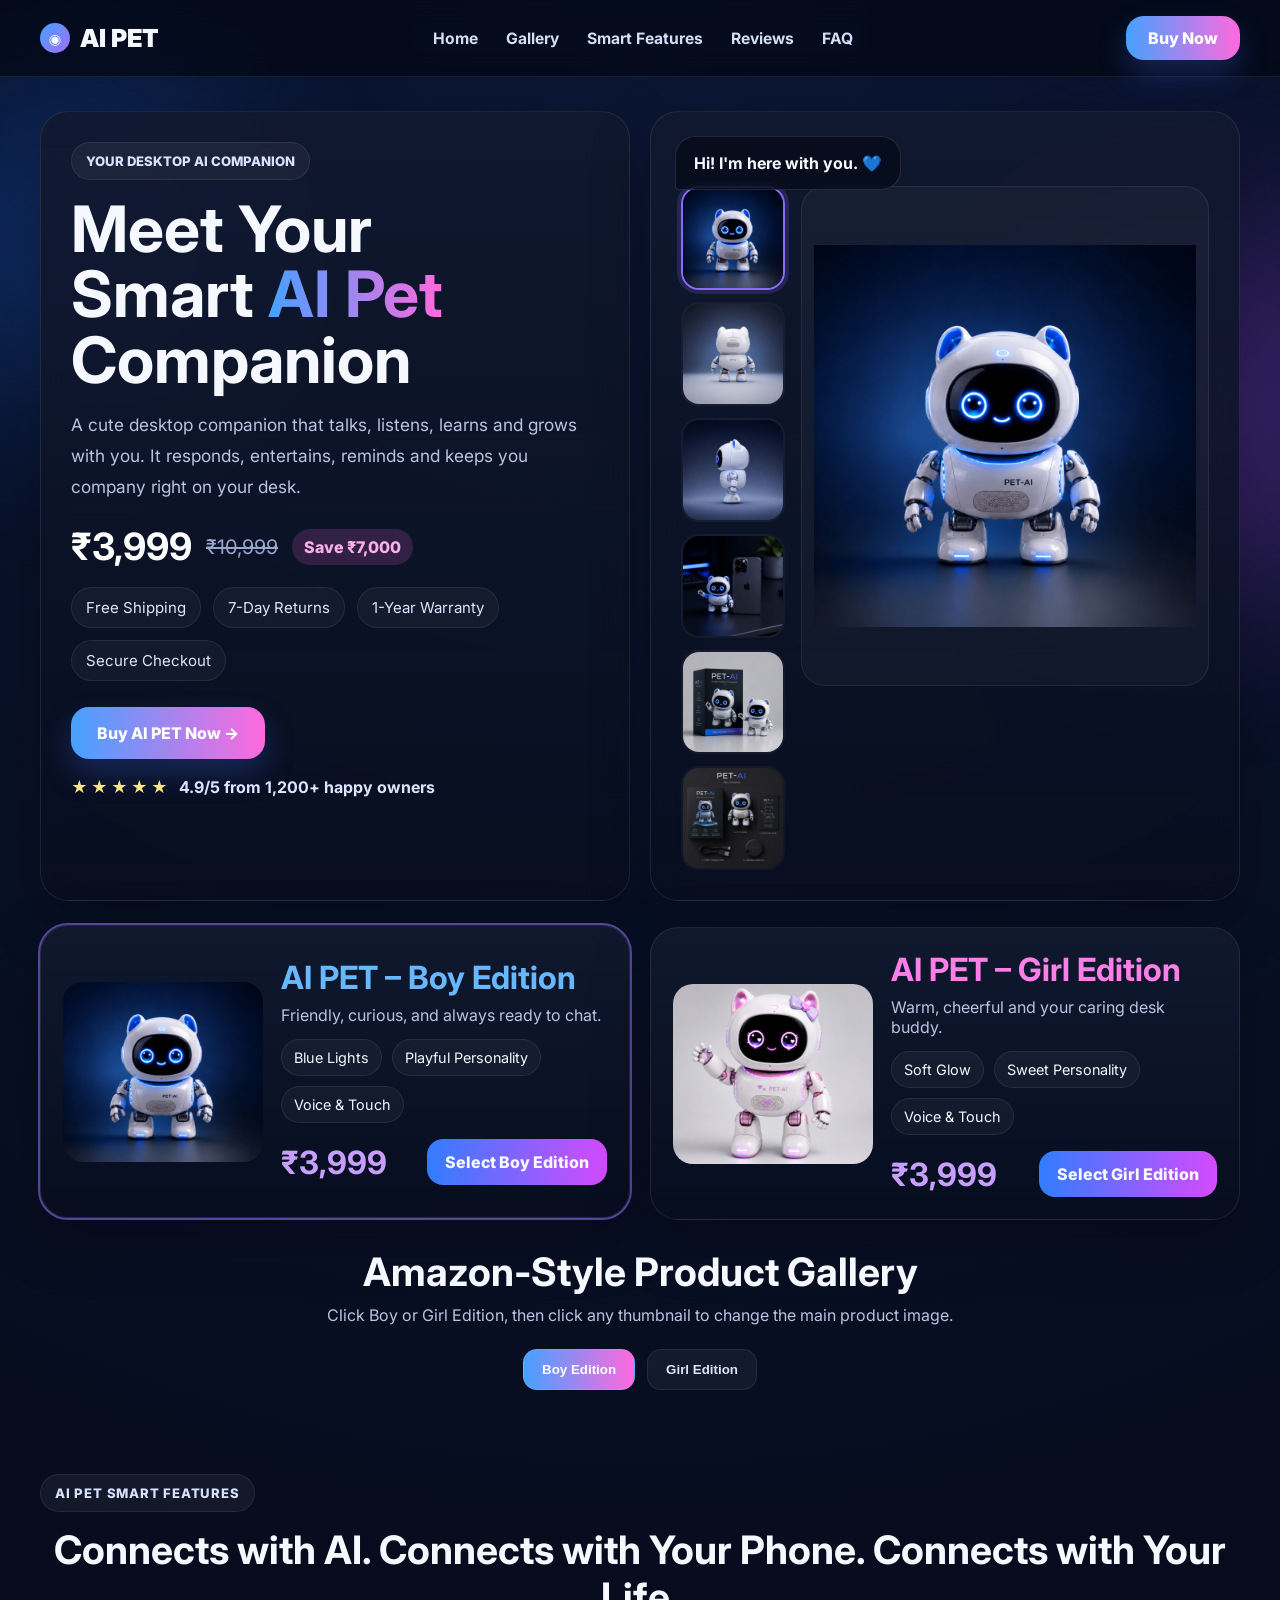
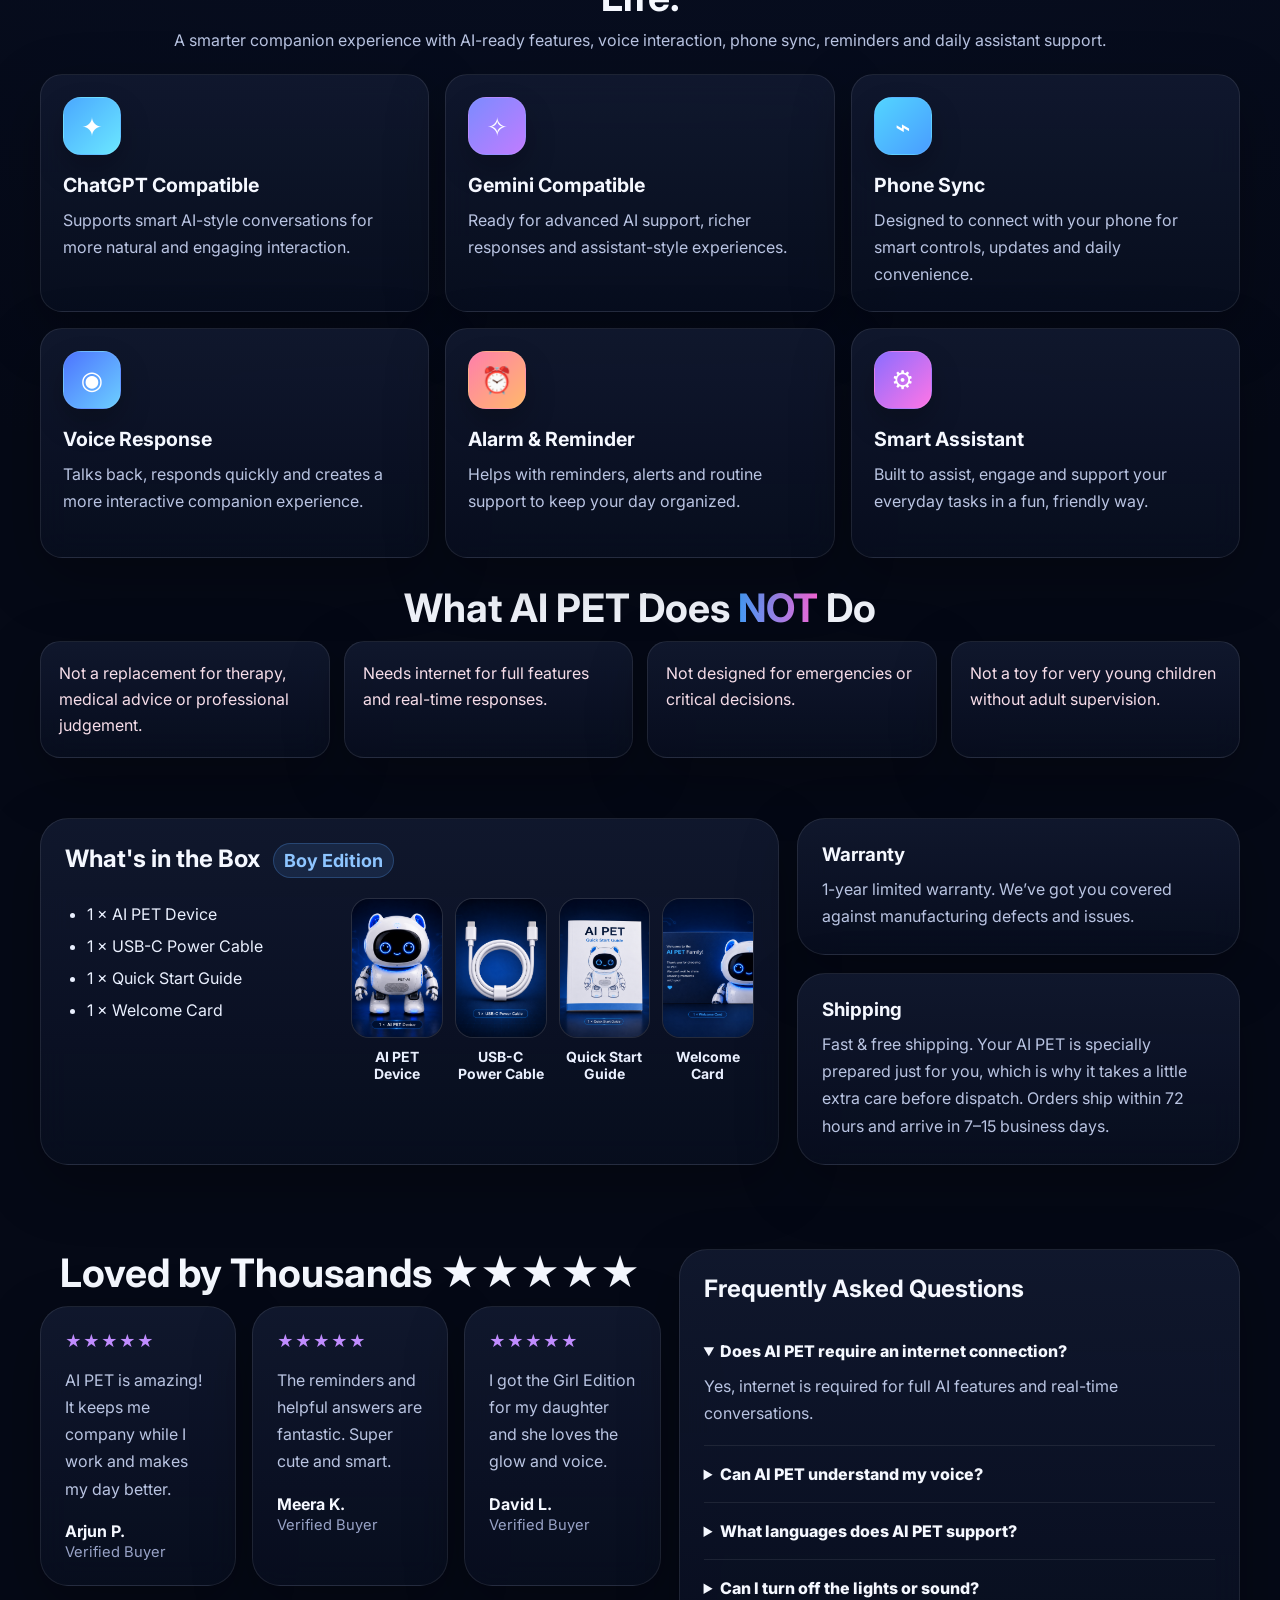
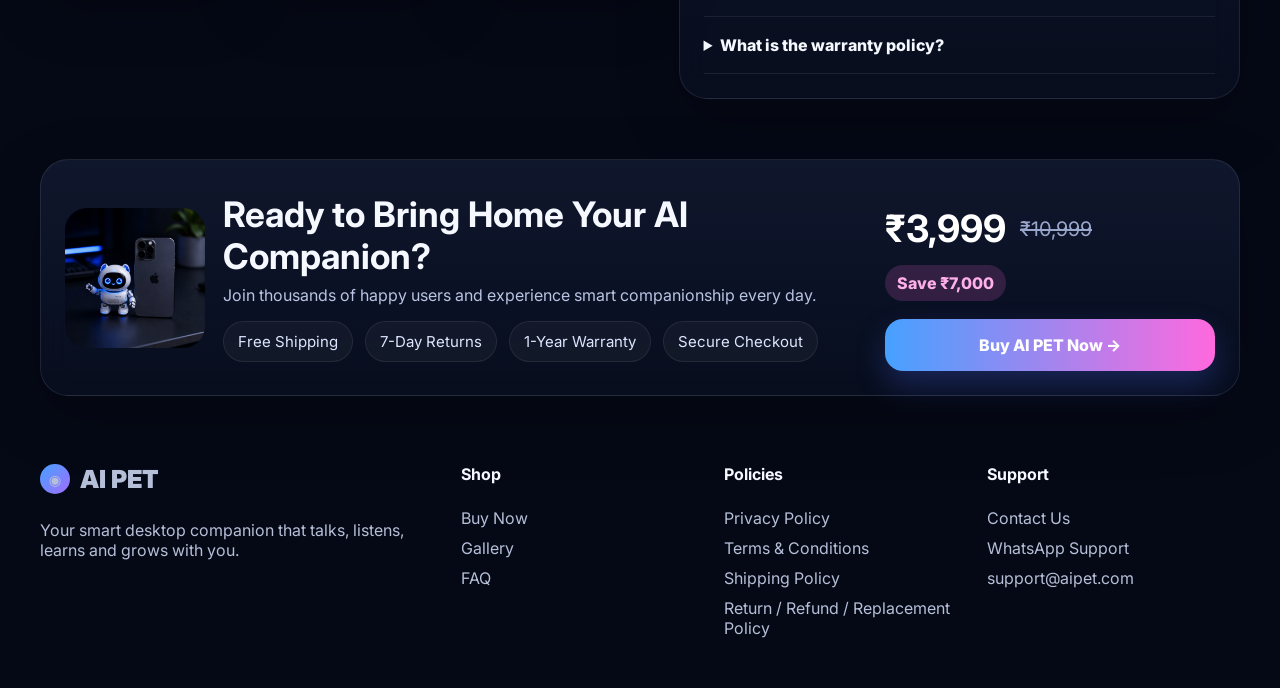
<file: index.html>
<!DOCTYPE html>
<html lang="en">
<head>
  <meta charset="UTF-8" />
  <meta name="viewport" content="width=device-width, initial-scale=1.0" />
  <title>AI PET — Smart Desktop Companion</title>
  <meta name="description" content="Futuristic AI PET store with Amazon-style image switching for Boy and Girl editions." />
  <link rel="preconnect" href="https://fonts.googleapis.com">
  <link rel="preconnect" href="https://fonts.gstatic.com" crossorigin>
  <link href="https://fonts.googleapis.com/css2?family=Inter:wght@400;500;600;700;800;900&display=swap" rel="stylesheet">
  <link rel="stylesheet" href="style.css" />
</head>
<body>
  <div class="orb orb-a"></div>
  <div class="orb orb-b"></div>
  <header class="topbar">
    <div class="container nav">
      <a href="index.html" class="logo"><span class="logo-dot">◉</span> AI PET</a>
      <nav>
        <a href="#home">Home</a>
        <a href="#gallery">Gallery</a>
        <a href="#smart">Smart Features</a>
        <a href="#reviews">Reviews</a>
        <a href="#faq">FAQ</a>
      </nav>
      <a class="buy-btn small" href="checkout.html?edition=boy">Buy Now</a>
    </div>
  </header>

  <main>
    <section id="home" class="hero section-first">
      <div class="container hero-grid">
        <div class="hero-copy glass">
          <span class="tag">YOUR DESKTOP AI COMPANION</span>
          <h1>Meet Your Smart <span>AI Pet</span> Companion</h1>
          <p class="lead">A cute desktop companion that talks, listens, learns and grows with you. It responds, entertains, reminds and keeps you company right on your desk.</p>
          <div class="price-row">
            <strong>₹3,999</strong>
            <span class="old">₹10,999</span>
            <span class="save">Save ₹7,000</span>
          </div>
          <div class="pill-row">
            <span>Free Shipping</span>
            <span>7-Day Returns</span>
            <span>1-Year Warranty</span>
            <span>Secure Checkout</span>
          </div>
          <div class="hero-actions">
            <a class="buy-btn" id="heroBuyBtn" href="checkout.html?edition=boy">Buy AI PET Now →</a>
            <div class="rating">★ ★ ★ ★ ★ <span>4.9/5 from 1,200+ happy owners</span></div>
          </div>
        </div>
        <div class="hero-gallery glass">
          <div class="bubble">Hi! I'm here with you. 💙</div>
          <div class="gallery-panel">
            <div class="thumb-column" id="thumbColumn"></div>
            <div class="main-image-wrap">
              <img src="boy-1.jpg" alt="AI Pet" class="hero-img" id="mainProductImage" />
            </div>
          </div>
        </div>
      </div>
    </section>

    <section class="container dual-cards">
      <article class="edition glass blue edition-card active" data-edition="boy">
        <img src="boy-1.jpg" alt="Boy edition" />
        <div>
          <h3>AI PET – Boy Edition</h3>
          <p>Friendly, curious, and always ready to chat.</p>
          <div class="mini-features"><span>Blue Lights</span><span>Playful Personality</span><span>Voice & Touch</span></div>
          <div class="edition-bottom"><strong>₹3,999</strong><a href="checkout.html?edition=boy" class="edition-link">Select Boy Edition</a></div>
        </div>
      </article>
      <article class="edition glass pink edition-card" data-edition="girl">
        <img src="girl-1.jpg" alt="Girl edition" />
        <div>
          <h3>AI PET – Girl Edition</h3>
          <p>Warm, cheerful and your caring desk buddy.</p>
          <div class="mini-features"><span>Soft Glow</span><span>Sweet Personality</span><span>Voice & Touch</span></div>
          <div class="edition-bottom"><strong>₹3,999</strong><a href="checkout.html?edition=girl" class="edition-link">Select Girl Edition</a></div>
        </div>
      </article>
    </section>

    <section id="gallery" class="section compact-top">
      <div class="container gallery-head">
        <h2 class="section-title">Amazon-Style Product Gallery</h2>
        <p class="section-subtitle">Click Boy or Girl Edition, then click any thumbnail to change the main product image.</p>
        <div class="edition-switcher">
          <button class="switch-btn active" data-edition="boy">Boy Edition</button>
          <button class="switch-btn" data-edition="girl">Girl Edition</button>
        </div>
      </div>
    </section>

    <section id="smart" class="section">
      <div class="container">
        <div class="smart-header">
          <span class="smart-kicker">AI PET SMART FEATURES</span>
          <h2 class="section-title">Connects with AI. Connects with Your Phone. Connects with Your Life.</h2>
          <p class="section-subtitle">A smarter companion experience with AI-ready features, voice interaction, phone sync, reminders and daily assistant support.</p>
        </div>

        <div class="feature-grid six smart-cards">
          <div class="feature-card smart-card glass">
            <div class="feature-icon feature-chat">✦</div>
            <h3>ChatGPT Compatible</h3>
            <p>Supports smart AI-style conversations for more natural and engaging interaction.</p>
          </div>
          <div class="feature-card smart-card glass">
            <div class="feature-icon feature-gemini">✧</div>
            <h3>Gemini Compatible</h3>
            <p>Ready for advanced AI support, richer responses and assistant-style experiences.</p>
          </div>
          <div class="feature-card smart-card glass">
            <div class="feature-icon feature-phone">⌁</div>
            <h3>Phone Sync</h3>
            <p>Designed to connect with your phone for smart controls, updates and daily convenience.</p>
          </div>
          <div class="feature-card smart-card glass">
            <div class="feature-icon feature-voice">◉</div>
            <h3>Voice Response</h3>
            <p>Talks back, responds quickly and creates a more interactive companion experience.</p>
          </div>
          <div class="feature-card smart-card glass">
            <div class="feature-icon feature-alarm">⏰</div>
            <h3>Alarm & Reminder</h3>
            <p>Helps with reminders, alerts and routine support to keep your day organized.</p>
          </div>
          <div class="feature-card smart-card glass">
            <div class="feature-icon feature-ai">⚙</div>
            <h3>Smart Assistant</h3>
            <p>Built to assist, engage and support your everyday tasks in a fun, friendly way.</p>
          </div>
        </div>

        <h2 class="section-title not-title">What AI PET Does <span>NOT</span> Do</h2>
        <div class="warning-grid">
          <div class="warning-card glass">Not a replacement for therapy, medical advice or professional judgement.</div>
          <div class="warning-card glass">Needs internet for full features and real-time responses.</div>
          <div class="warning-card glass">Not designed for emergencies or critical decisions.</div>
          <div class="warning-card glass">Not a toy for very young children without adult supervision.</div>
        </div>
      </div>
    </section>

    <section id="features" class="section compact-top">
      <div class="container info-layout">
        <div class="glass box-card">
          <h2>What's in the Box <span id="boxEditionTitle">Boy Edition</span></h2>
          <div class="box-grid">
            <div class="box-list">
              <ul>
                <li>1 × AI PET Device</li>
                <li>1 × USB-C Power Cable</li>
                <li>1 × Quick Start Guide</li>
                <li>1 × Welcome Card</li>
              </ul>
            </div>
            <div class="box-items">
              <div class="box-item">
                <img id="boxDeviceImage" src="boy-box-device.jpg" alt="AI PET Device">
                <p>AI PET Device</p>
              </div>
              <div class="box-item">
                <img id="boxCableImage" src="boy-box-cable.jpg" alt="USB-C Power Cable">
                <p>USB-C Power Cable</p>
              </div>
              <div class="box-item">
                <img id="boxGuideImage" src="boy-box-guide.jpg" alt="Quick Start Guide">
                <p>Quick Start Guide</p>
              </div>
              <div class="box-item">
                <img id="boxCardImage" src="boy-box-card.jpg" alt="Welcome Card">
                <p>Welcome Card</p>
              </div>
            </div>
          </div>
        </div>
        <div class="side-stack">
          <div class="glass side-card"><h3>Warranty</h3><p>1-year limited warranty. We’ve got you covered against manufacturing defects and issues.</p></div>
          <div class="glass side-card"><h3>Shipping</h3><p>Fast & free shipping. Your AI PET is specially prepared just for you, which is why it takes a little extra care before dispatch. Orders ship within 72 hours and arrive in 7–15 business days.</p></div>
        </div>
      </div>
    </section>

    <section id="reviews" class="section">
      <div class="container review-layout">
        <div>
          <h2 class="section-title left">Loved by Thousands ★★★★★</h2>
          <div class="review-grid">
            <div class="glass review-card"><div class="stars">★★★★★</div><p>AI PET is amazing! It keeps me company while I work and makes my day better.</p><strong>Arjun P.</strong><span>Verified Buyer</span></div>
            <div class="glass review-card"><div class="stars">★★★★★</div><p>The reminders and helpful answers are fantastic. Super cute and smart.</p><strong>Meera K.</strong><span>Verified Buyer</span></div>
            <div class="glass review-card"><div class="stars">★★★★★</div><p>I got the Girl Edition for my daughter and she loves the glow and voice.</p><strong>David L.</strong><span>Verified Buyer</span></div>
          </div>
        </div>
        <div id="faq" class="glass faq-card">
          <h2>Frequently Asked Questions</h2>
          <details open><summary>Does AI PET require an internet connection?</summary><p>Yes, internet is required for full AI features and real-time conversations.</p></details>
          <details><summary>Can AI PET understand my voice?</summary><p>Yes, it supports voice interactions and can respond naturally.</p></details>
          <details><summary>What languages does AI PET support?</summary><p>Support depends on the AI service configuration and future updates.</p></details>
          <details><summary>Can I turn off the lights or sound?</summary><p>Yes, settings can be adjusted from the companion controls.</p></details>
          <details><summary>What is the warranty policy?</summary><p>You get a 1-year limited warranty against manufacturing defects.</p></details>
        </div>
      </div>
    </section>

    <section class="section compact-top">
      <div class="container glass cta">
        <div class="cta-left">
          <img id="ctaImage" src="boy-4.jpg" alt="AI Pet CTA">
          <div>
            <h2>Ready to Bring Home Your AI Companion?</h2>
            <p>Join thousands of happy users and experience smart companionship every day.</p>
            <div class="pill-row"><span>Free Shipping</span><span>7-Day Returns</span><span>1-Year Warranty</span><span>Secure Checkout</span></div>
          </div>
        </div>
        <div class="cta-right">
          <div class="price-row compact"><strong>₹3,999</strong><span class="old">₹10,999</span><span class="save">Save ₹7,000</span></div>
          <a class="buy-btn full" id="ctaBuyBtn" href="checkout.html?edition=boy">Buy AI PET Now →</a>
        </div>
      </div>
    </section>
  </main>

  <footer class="footer">
    <div class="container footer-grid">
      <div>
        <a href="index.html" class="logo"><span class="logo-dot">◉</span> AI PET</a>
        <p>Your smart desktop companion that talks, listens, learns and grows with you.</p>
      </div>
      <div><h4>Shop</h4><a href="checkout.html?edition=boy">Buy Now</a><a href="#gallery">Gallery</a><a href="#faq">FAQ</a></div>
      <div><h4>Policies</h4><a href="privacy-policy.html">Privacy Policy</a><a href="terms-conditions.html">Terms & Conditions</a><a href="shipping-policy.html">Shipping Policy</a><a href="refund-policy.html">Return / Refund / Replacement Policy</a></div>
      <div><h4>Support</h4><a href="contact-us.html">Contact Us</a><a href="https://wa.me/919999999999">WhatsApp Support</a><a href="mailto:support@aipet.com">support@aipet.com</a></div>
    </div>
  </footer>

  <script src="script.js"></script>
</body>
</html>
</file>
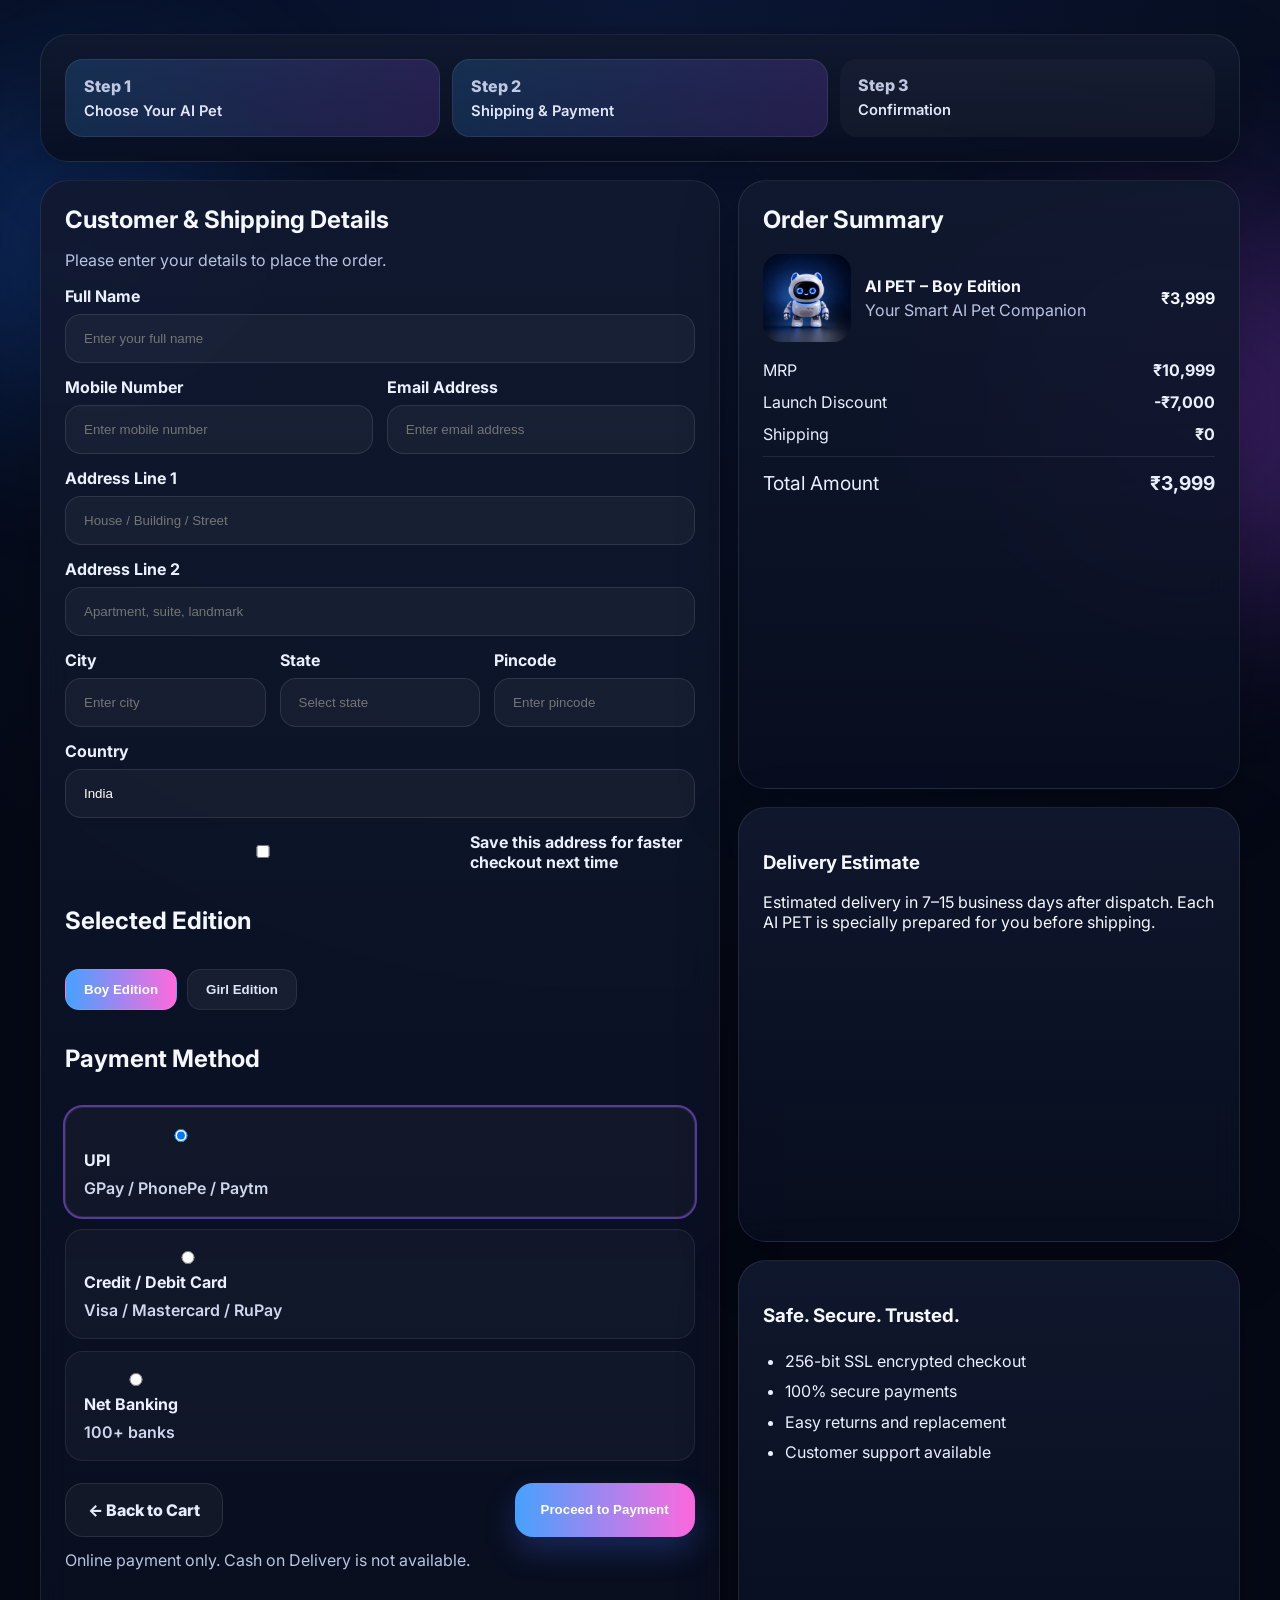
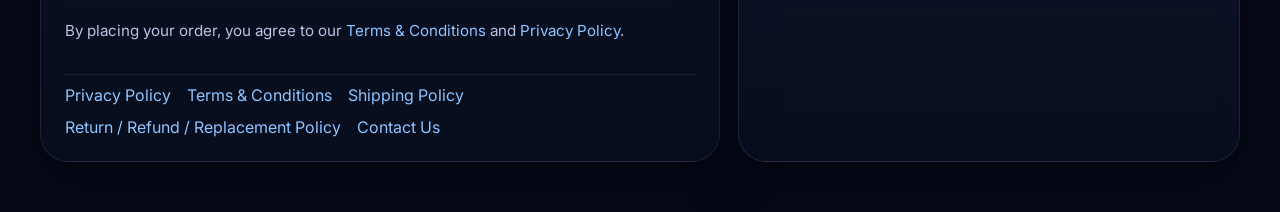
<file: checkout.html>
<!DOCTYPE html>
<html lang="en">
<head>
  <meta charset="UTF-8" />
  <meta name="viewport" content="width=device-width, initial-scale=1.0" />
  <title>Checkout — AI PET</title>
  <script src="https://checkout.razorpay.com/v1/checkout.js"></script>
  <link rel="preconnect" href="https://fonts.googleapis.com">
  <link rel="preconnect" href="https://fonts.gstatic.com" crossorigin>
  <link href="https://fonts.googleapis.com/css2?family=Inter:wght@400;500;600;700;800;900&display=swap" rel="stylesheet">
  <link rel="stylesheet" href="style.css" />
</head>
<body class="checkout-page">
  <div class="orb orb-a"></div><div class="orb orb-b"></div>
  <main class="container checkout-wrap">
    <div class="steps glass">
      <div class="step done">Step 1 <span>Choose Your AI Pet</span></div>
      <div class="step active">Step 2 <span>Shipping & Payment</span></div>
      <div class="step">Step 3 <span>Confirmation</span></div>
    </div>

    <div class="checkout-grid">
      <section class="glass form-panel">
        <h1>Customer & Shipping Details</h1>
        <p>Please enter your details to place the order.</p>
        <form class="checkout-form" id="checkoutForm">
          <input type="hidden" id="selectedEdition" name="edition" value="boy" />
          <label>Full Name<input type="text" placeholder="Enter your full name" required></label>
          <div class="two"><label>Mobile Number<input type="tel" placeholder="Enter mobile number" required></label><label>Email Address<input type="email" placeholder="Enter email address"></label></div>
          <label>Address Line 1<input type="text" placeholder="House / Building / Street" required></label>
          <label>Address Line 2<input type="text" placeholder="Apartment, suite, landmark"></label>
          <div class="three"><label>City<input type="text" placeholder="Enter city" required></label><label>State<input type="text" placeholder="Select state" required></label><label>Pincode<input type="text" placeholder="Enter pincode" required></label></div>
          <label>Country<input type="text" value="India"></label>
          <div class="check-note"><input type="checkbox" id="save"><label for="save">Save this address for faster checkout next time</label></div>

          <h2>Selected Edition</h2>
          <div class="edition-mini-selector">
            <button class="mini-switch active" type="button" data-edition="boy">Boy Edition</button>
            <button class="mini-switch" type="button" data-edition="girl">Girl Edition</button>
          </div>

          <h2>Payment Method</h2>
          <div class="pay-options">
            <label class="pay active"><input type="radio" checked name="pay" value="upi"> UPI <span>GPay / PhonePe / Paytm</span></label>
            <label class="pay"><input type="radio" name="pay" value="card"> Credit / Debit Card <span>Visa / Mastercard / RuPay</span></label>
            <label class="pay"><input type="radio" name="pay" value="netbanking"> Net Banking <span>100+ banks</span></label>
                      </div>
          <div class="action-row"><a href="index.html" class="ghost-btn">← Back to Cart</a><button class="buy-btn" id="payNowBtn" type="submit">Proceed to Payment</button></div>
          <p class="payment-note">Online payment only. Cash on Delivery is not available.</p>
          <p class="payment-status" id="paymentStatus"></p>
          <p class="checkout-legal">By placing your order, you agree to our <a href="terms-conditions.html">Terms & Conditions</a> and <a href="privacy-policy.html">Privacy Policy</a>.</p>
          <div class="checkout-policy-links">
            <a href="privacy-policy.html">Privacy Policy</a>
            <a href="terms-conditions.html">Terms & Conditions</a>
            <a href="shipping-policy.html">Shipping Policy</a>
            <a href="refund-policy.html">Return / Refund / Replacement Policy</a>
            <a href="contact-us.html">Contact Us</a>
          </div>
        </form>
      </section>

      <aside class="side-column">
        <div class="glass summary-card">
          <h2>Order Summary</h2>
          <div class="summary-item"><img id="summaryImage" src="boy-1.jpg" alt="AI Pet"><div><strong id="summaryTitle">AI PET – Boy Edition</strong><p>Your Smart AI Pet Companion</p></div><b>₹3,999</b></div>
          <div class="totals">
            <div><span>MRP</span><strong>₹10,999</strong></div>
            <div><span>Launch Discount</span><strong>-₹7,000</strong></div>
            <div><span>Shipping</span><strong>₹0</strong></div>
            <div class="grand"><span>Total Amount</span><strong>₹3,999</strong></div>
          </div>
        </div>
        <div class="glass ship-card"><h3>Delivery Estimate</h3><p>Estimated delivery in 7–15 business days after dispatch. Each AI PET is specially prepared for you before shipping.</p></div>
        <div class="glass secure-card"><h3>Safe. Secure. Trusted.</h3><ul><li>256-bit SSL encrypted checkout</li><li>100% secure payments</li><li>Easy returns and replacement</li><li>Customer support available</li></ul></div>
      </aside>
    </div>
  </main>
  <script src="script.js"></script>
</body>
</html>
</file>
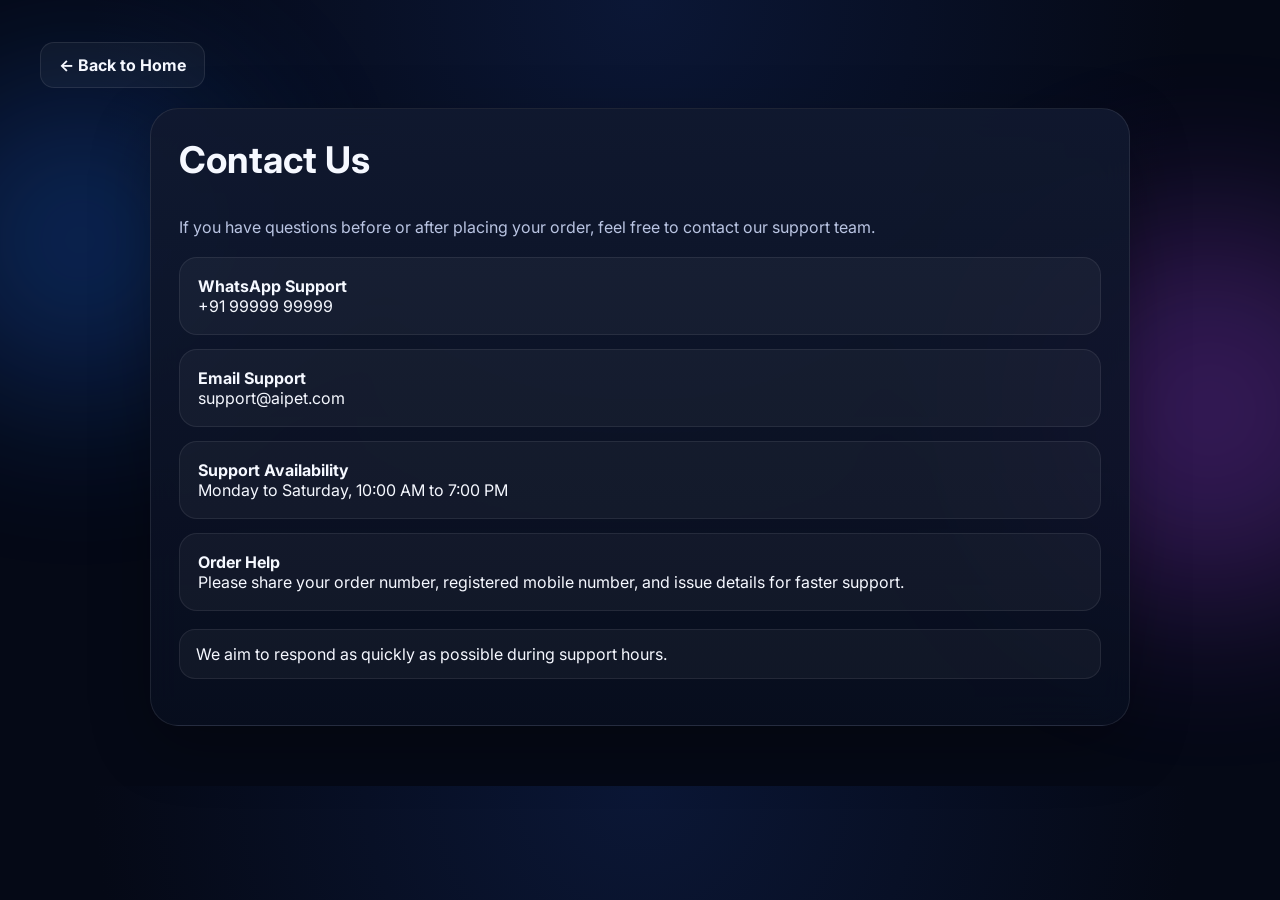
<file: contact-us.html>
<!DOCTYPE html>
<html lang="en">
<head>
  <meta charset="UTF-8" />
  <meta name="viewport" content="width=device-width, initial-scale=1.0" />
  <link rel="preconnect" href="https://fonts.googleapis.com">
  <link rel="preconnect" href="https://fonts.gstatic.com" crossorigin>
  <link href="https://fonts.googleapis.com/css2?family=Inter:wght@400;500;600;700;800;900&display=swap" rel="stylesheet">
  <title>Contact Us — AI PET</title>
  <link rel="stylesheet" href="style.css" />
</head>
<body class="policy-page">
  <div class="orb orb-a"></div><div class="orb orb-b"></div>
  <main class="container">
    <div class="policy-topbar"><a class="policy-back" href="index.html">← Back to Home</a></div>
    <section class="glass policy-card">
<h1>Contact Us</h1>
<p>If you have questions before or after placing your order, feel free to contact our support team.</p>
<div class="contact-list">
  <div class="contact-item"><strong>WhatsApp Support</strong><br><a href="https://wa.me/919999999999">+91 99999 99999</a></div>
  <div class="contact-item"><strong>Email Support</strong><br><a href="mailto:support@aipet.com">support@aipet.com</a></div>
  <div class="contact-item"><strong>Support Availability</strong><br>Monday to Saturday, 10:00 AM to 7:00 PM</div>
  <div class="contact-item"><strong>Order Help</strong><br>Please share your order number, registered mobile number, and issue details for faster support.</div>
</div>
<div class="policy-note">We aim to respond as quickly as possible during support hours.</div>
    </section>
  </main>
</body>
</html>
</file>
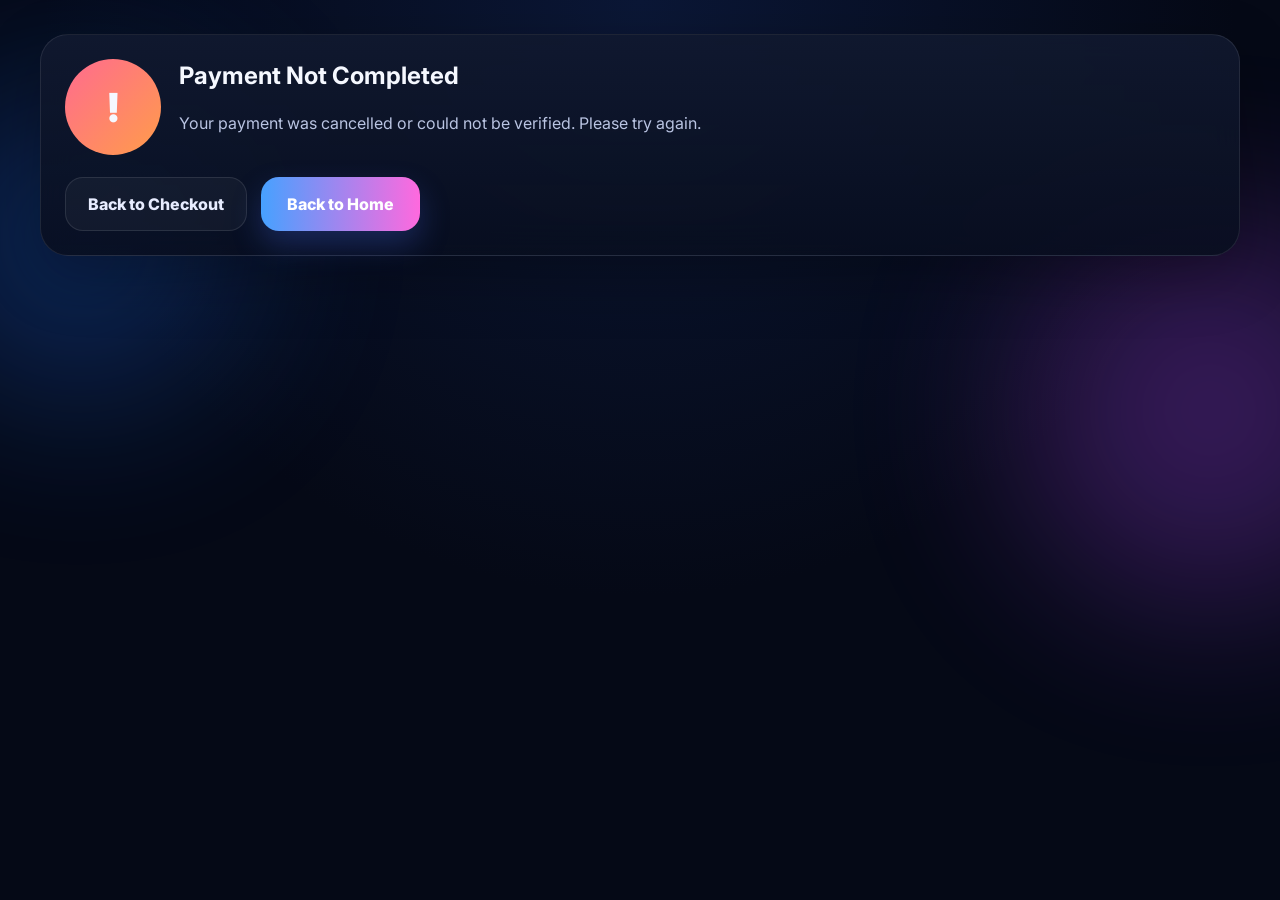
<file: failed.html>
<!DOCTYPE html>
<html lang="en">
<head>
  <meta charset="UTF-8" />
  <meta name="viewport" content="width=device-width, initial-scale=1.0" />
  <title>Payment Failed — AI PET</title>
  <link rel="preconnect" href="https://fonts.googleapis.com">
  <link rel="preconnect" href="https://fonts.gstatic.com" crossorigin>
  <link href="https://fonts.googleapis.com/css2?family=Inter:wght@400;500;600;700;800;900&display=swap" rel="stylesheet">
  <link rel="stylesheet" href="style.css" />
</head>
<body class="checkout-page">
  <div class="orb orb-a"></div><div class="orb orb-b"></div>
  <main class="container success-wrap">
    <section class="glass success-panel">
      <div class="success-hero"><div class="success-mark" style="background:linear-gradient(135deg,#ff6b8f,#ff9c4a)">!</div><div><h1>Payment Not Completed</h1><p>Your payment was cancelled or could not be verified. Please try again.</p></div></div>
      <div class="success-actions"><a class="ghost-btn" href="checkout.html">Back to Checkout</a><a class="buy-btn" href="index.html">Back to Home</a></div>
    </section>
  </main>
  <script src="script.js"></script>
</body>
</html>
</file>
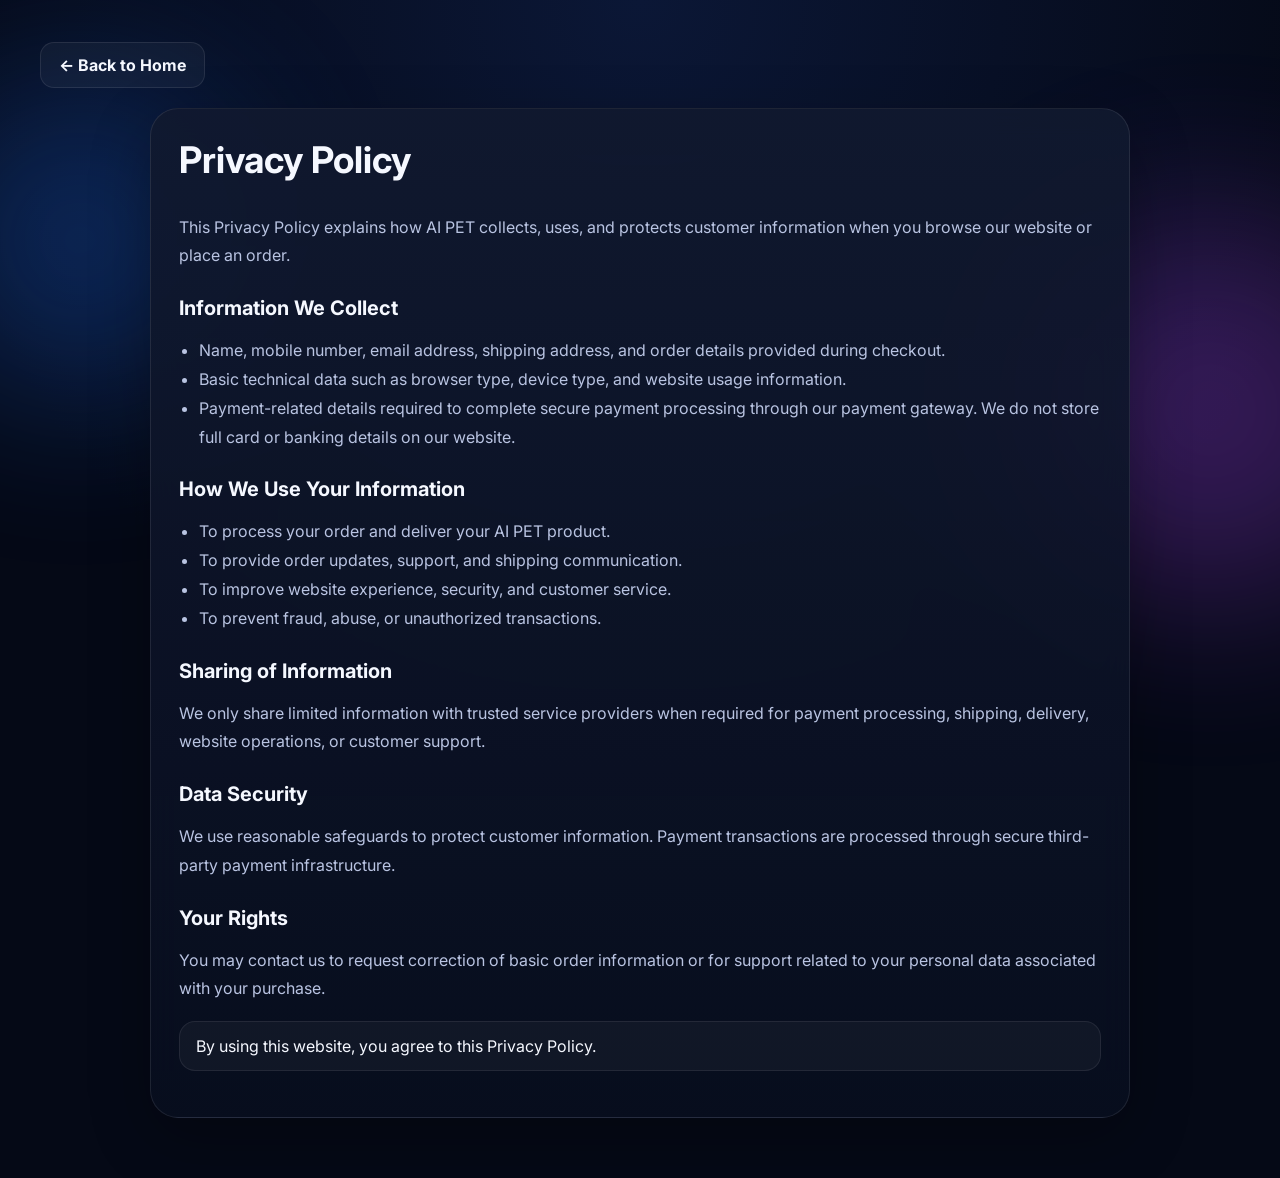
<file: privacy-policy.html>
<!DOCTYPE html>
<html lang="en">
<head>
  <meta charset="UTF-8" />
  <meta name="viewport" content="width=device-width, initial-scale=1.0" />
  <link rel="preconnect" href="https://fonts.googleapis.com">
  <link rel="preconnect" href="https://fonts.gstatic.com" crossorigin>
  <link href="https://fonts.googleapis.com/css2?family=Inter:wght@400;500;600;700;800;900&display=swap" rel="stylesheet">
  <title>Privacy Policy — AI PET</title>
  <link rel="stylesheet" href="style.css" />
</head>
<body class="policy-page">
  <div class="orb orb-a"></div><div class="orb orb-b"></div>
  <main class="container">
    <div class="policy-topbar"><a class="policy-back" href="index.html">← Back to Home</a></div>
    <section class="glass policy-card">
<h1>Privacy Policy</h1>
<p>This Privacy Policy explains how AI PET collects, uses, and protects customer information when you browse our website or place an order.</p>
<h2>Information We Collect</h2>
<ul>
<li>Name, mobile number, email address, shipping address, and order details provided during checkout.</li>
<li>Basic technical data such as browser type, device type, and website usage information.</li>
<li>Payment-related details required to complete secure payment processing through our payment gateway. We do not store full card or banking details on our website.</li>
</ul>
<h2>How We Use Your Information</h2>
<ul>
<li>To process your order and deliver your AI PET product.</li>
<li>To provide order updates, support, and shipping communication.</li>
<li>To improve website experience, security, and customer service.</li>
<li>To prevent fraud, abuse, or unauthorized transactions.</li>
</ul>
<h2>Sharing of Information</h2>
<p>We only share limited information with trusted service providers when required for payment processing, shipping, delivery, website operations, or customer support.</p>
<h2>Data Security</h2>
<p>We use reasonable safeguards to protect customer information. Payment transactions are processed through secure third-party payment infrastructure.</p>
<h2>Your Rights</h2>
<p>You may contact us to request correction of basic order information or for support related to your personal data associated with your purchase.</p>
<div class="policy-note">By using this website, you agree to this Privacy Policy.</div>
    </section>
  </main>
</body>
</html>
</file>
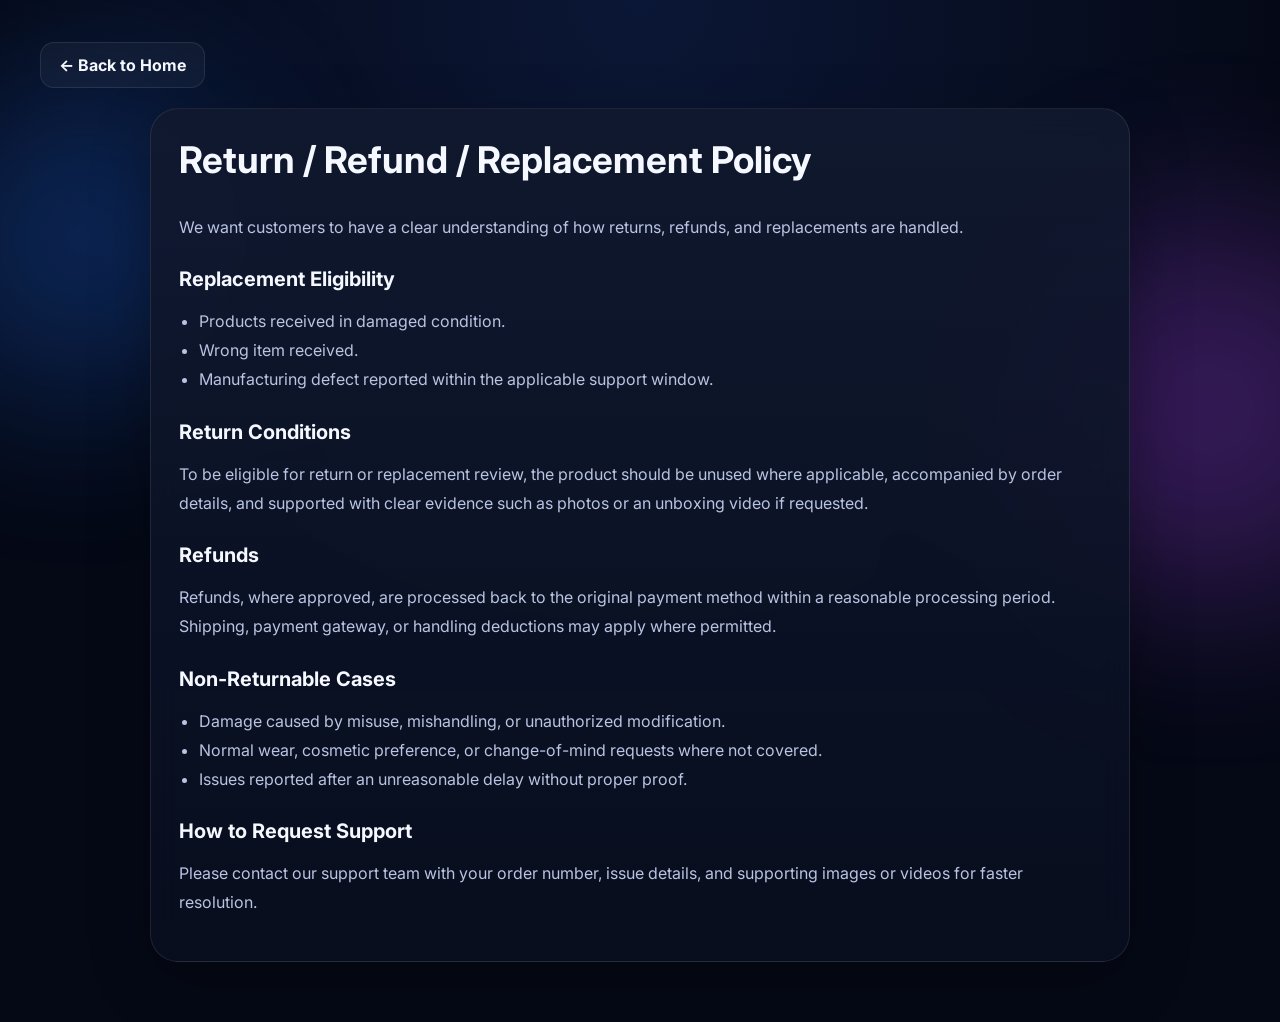
<file: refund-policy.html>
<!DOCTYPE html>
<html lang="en">
<head>
  <meta charset="UTF-8" />
  <meta name="viewport" content="width=device-width, initial-scale=1.0" />
  <link rel="preconnect" href="https://fonts.googleapis.com">
  <link rel="preconnect" href="https://fonts.gstatic.com" crossorigin>
  <link href="https://fonts.googleapis.com/css2?family=Inter:wght@400;500;600;700;800;900&display=swap" rel="stylesheet">
  <title>Return / Refund / Replacement Policy — AI PET</title>
  <link rel="stylesheet" href="style.css" />
</head>
<body class="policy-page">
  <div class="orb orb-a"></div><div class="orb orb-b"></div>
  <main class="container">
    <div class="policy-topbar"><a class="policy-back" href="index.html">← Back to Home</a></div>
    <section class="glass policy-card">
<h1>Return / Refund / Replacement Policy</h1>
<p>We want customers to have a clear understanding of how returns, refunds, and replacements are handled.</p>
<h2>Replacement Eligibility</h2>
<ul>
<li>Products received in damaged condition.</li>
<li>Wrong item received.</li>
<li>Manufacturing defect reported within the applicable support window.</li>
</ul>
<h2>Return Conditions</h2>
<p>To be eligible for return or replacement review, the product should be unused where applicable, accompanied by order details, and supported with clear evidence such as photos or an unboxing video if requested.</p>
<h2>Refunds</h2>
<p>Refunds, where approved, are processed back to the original payment method within a reasonable processing period. Shipping, payment gateway, or handling deductions may apply where permitted.</p>
<h2>Non-Returnable Cases</h2>
<ul>
<li>Damage caused by misuse, mishandling, or unauthorized modification.</li>
<li>Normal wear, cosmetic preference, or change-of-mind requests where not covered.</li>
<li>Issues reported after an unreasonable delay without proper proof.</li>
</ul>
<h2>How to Request Support</h2>
<p>Please contact our support team with your order number, issue details, and supporting images or videos for faster resolution.</p>
    </section>
  </main>
</body>
</html>
</file>
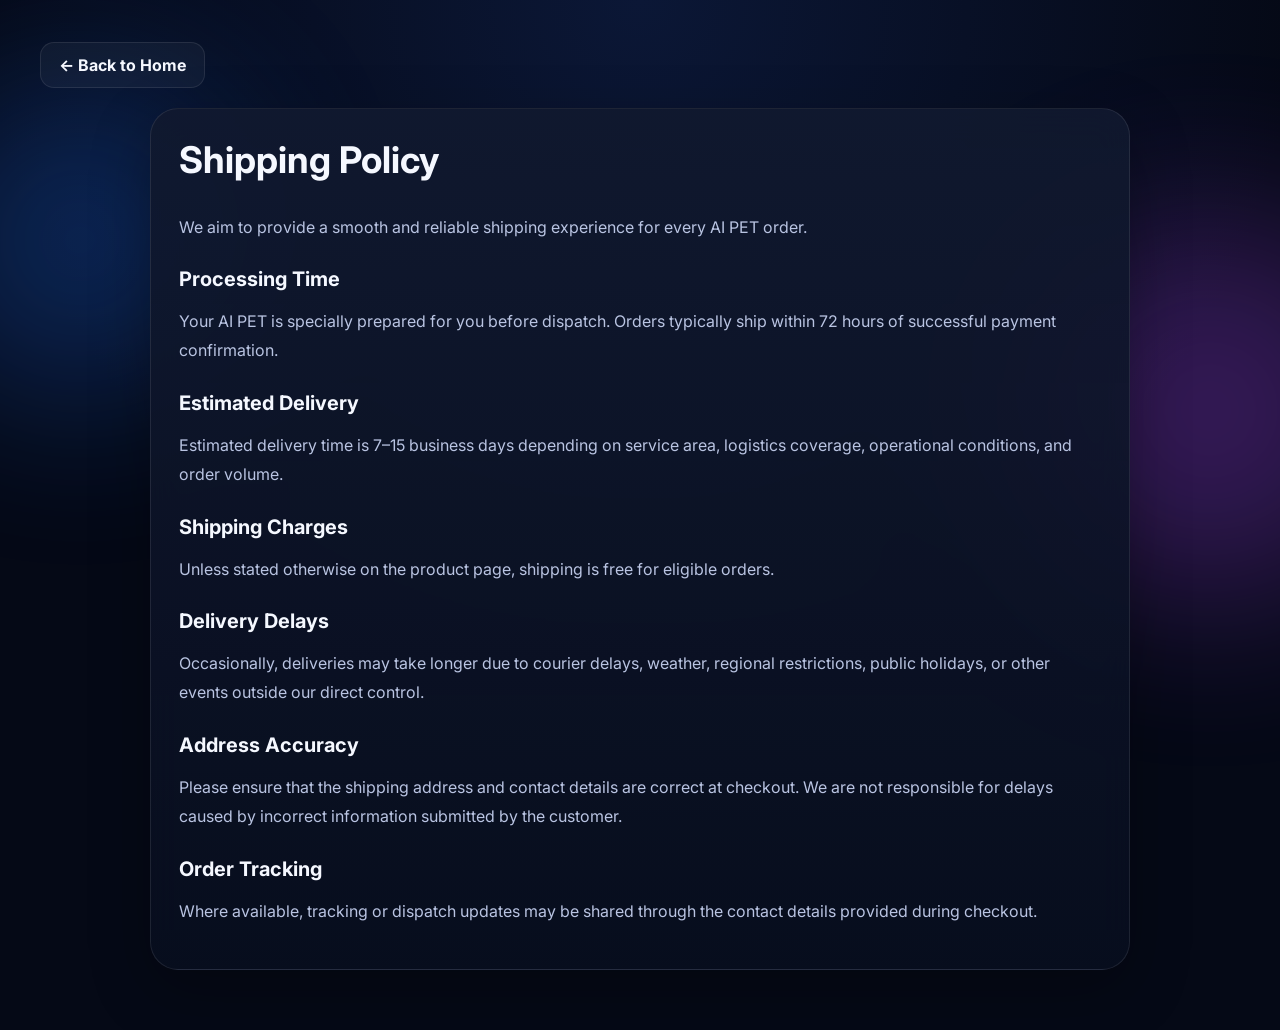
<file: shipping-policy.html>
<!DOCTYPE html>
<html lang="en">
<head>
  <meta charset="UTF-8" />
  <meta name="viewport" content="width=device-width, initial-scale=1.0" />
  <link rel="preconnect" href="https://fonts.googleapis.com">
  <link rel="preconnect" href="https://fonts.gstatic.com" crossorigin>
  <link href="https://fonts.googleapis.com/css2?family=Inter:wght@400;500;600;700;800;900&display=swap" rel="stylesheet">
  <title>Shipping Policy — AI PET</title>
  <link rel="stylesheet" href="style.css" />
</head>
<body class="policy-page">
  <div class="orb orb-a"></div><div class="orb orb-b"></div>
  <main class="container">
    <div class="policy-topbar"><a class="policy-back" href="index.html">← Back to Home</a></div>
    <section class="glass policy-card">
<h1>Shipping Policy</h1>
<p>We aim to provide a smooth and reliable shipping experience for every AI PET order.</p>
<h2>Processing Time</h2>
<p>Your AI PET is specially prepared for you before dispatch. Orders typically ship within 72 hours of successful payment confirmation.</p>
<h2>Estimated Delivery</h2>
<p>Estimated delivery time is 7–15 business days depending on service area, logistics coverage, operational conditions, and order volume.</p>
<h2>Shipping Charges</h2>
<p>Unless stated otherwise on the product page, shipping is free for eligible orders.</p>
<h2>Delivery Delays</h2>
<p>Occasionally, deliveries may take longer due to courier delays, weather, regional restrictions, public holidays, or other events outside our direct control.</p>
<h2>Address Accuracy</h2>
<p>Please ensure that the shipping address and contact details are correct at checkout. We are not responsible for delays caused by incorrect information submitted by the customer.</p>
<h2>Order Tracking</h2>
<p>Where available, tracking or dispatch updates may be shared through the contact details provided during checkout.</p>
    </section>
  </main>
</body>
</html>
</file>
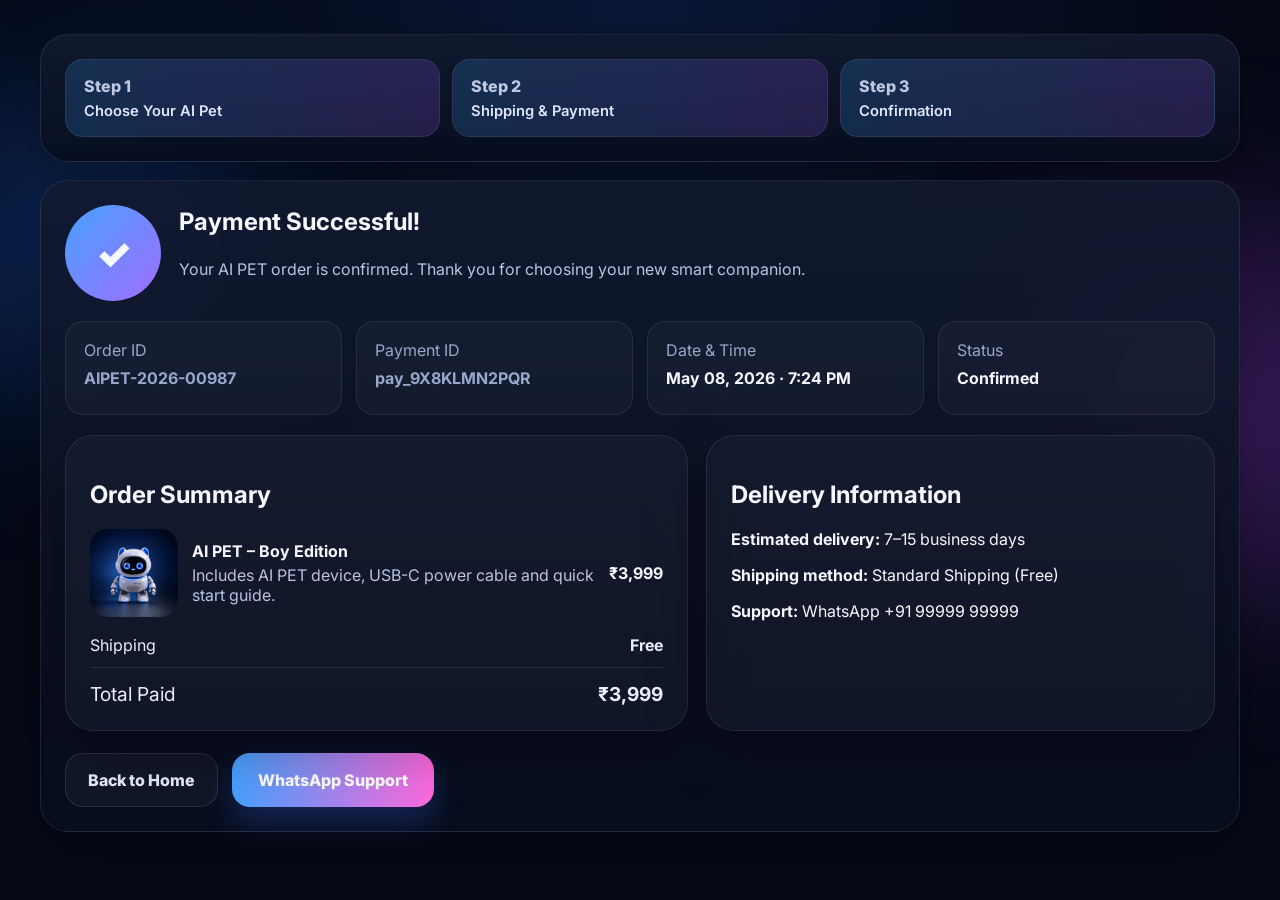
<file: success.html>
<!DOCTYPE html>
<html lang="en">
<head>
  <meta charset="UTF-8" />
  <meta name="viewport" content="width=device-width, initial-scale=1.0" />
  <title>Payment Successful — AI PET</title>
  <link rel="preconnect" href="https://fonts.googleapis.com">
  <link rel="preconnect" href="https://fonts.gstatic.com" crossorigin>
  <link href="https://fonts.googleapis.com/css2?family=Inter:wght@400;500;600;700;800;900&display=swap" rel="stylesheet">
  <link rel="stylesheet" href="style.css" />
</head>
<body class="checkout-page">
  <div class="orb orb-a"></div><div class="orb orb-b"></div>
  <main class="container success-wrap">
    <div class="steps glass">
      <div class="step done">Step 1 <span>Choose Your AI Pet</span></div>
      <div class="step done">Step 2 <span>Shipping & Payment</span></div>
      <div class="step active">Step 3 <span>Confirmation</span></div>
    </div>

    <section class="glass success-panel">
      <div class="success-hero"><div class="success-mark">✓</div><div><h1>Payment Successful!</h1><p>Your AI PET order is confirmed. Thank you for choosing your new smart companion.</p></div></div>
      <div class="order-meta">
        <div><span>Order ID</span><strong><span id="successOrderId">AIPET-2026-00987</span></strong></div>
        <div><span>Payment ID</span><strong><span id="successPaymentId">pay_9X8KLMN2PQR</span></strong></div>
        <div><span>Date & Time</span><strong>May 08, 2026 · 7:24 PM</strong></div>
        <div><span>Status</span><strong>Confirmed</strong></div>
      </div>
      <div class="confirm-grid">
        <div class="glass inner-card"><h2>Order Summary</h2><div class="summary-item"><img src="boy-1.jpg" alt="AI Pet" id="successSummaryImage"><div><strong id="successSummaryTitle">AI PET Smart Companion</strong><p>Includes AI PET device, USB-C power cable and quick start guide.</p></div><b>₹3,999</b></div><div class="totals"><div><span>Shipping</span><strong>Free</strong></div><div class="grand"><span>Total Paid</span><strong>₹3,999</strong></div></div></div>
        <div class="glass inner-card"><h2>Delivery Information</h2><p><strong>Estimated delivery:</strong> 7–15 business days</p><p><strong>Shipping method:</strong> Standard Shipping (Free)</p><p><strong>Support:</strong> WhatsApp +91 99999 99999</p></div>
      </div>
      <div class="success-actions"><a class="ghost-btn" href="index.html">Back to Home</a><a class="buy-btn" href="https://wa.me/919999999999">WhatsApp Support</a></div>
    </section>
  </main>
  <script src="script.js"></script>
</body>
</html>
</file>
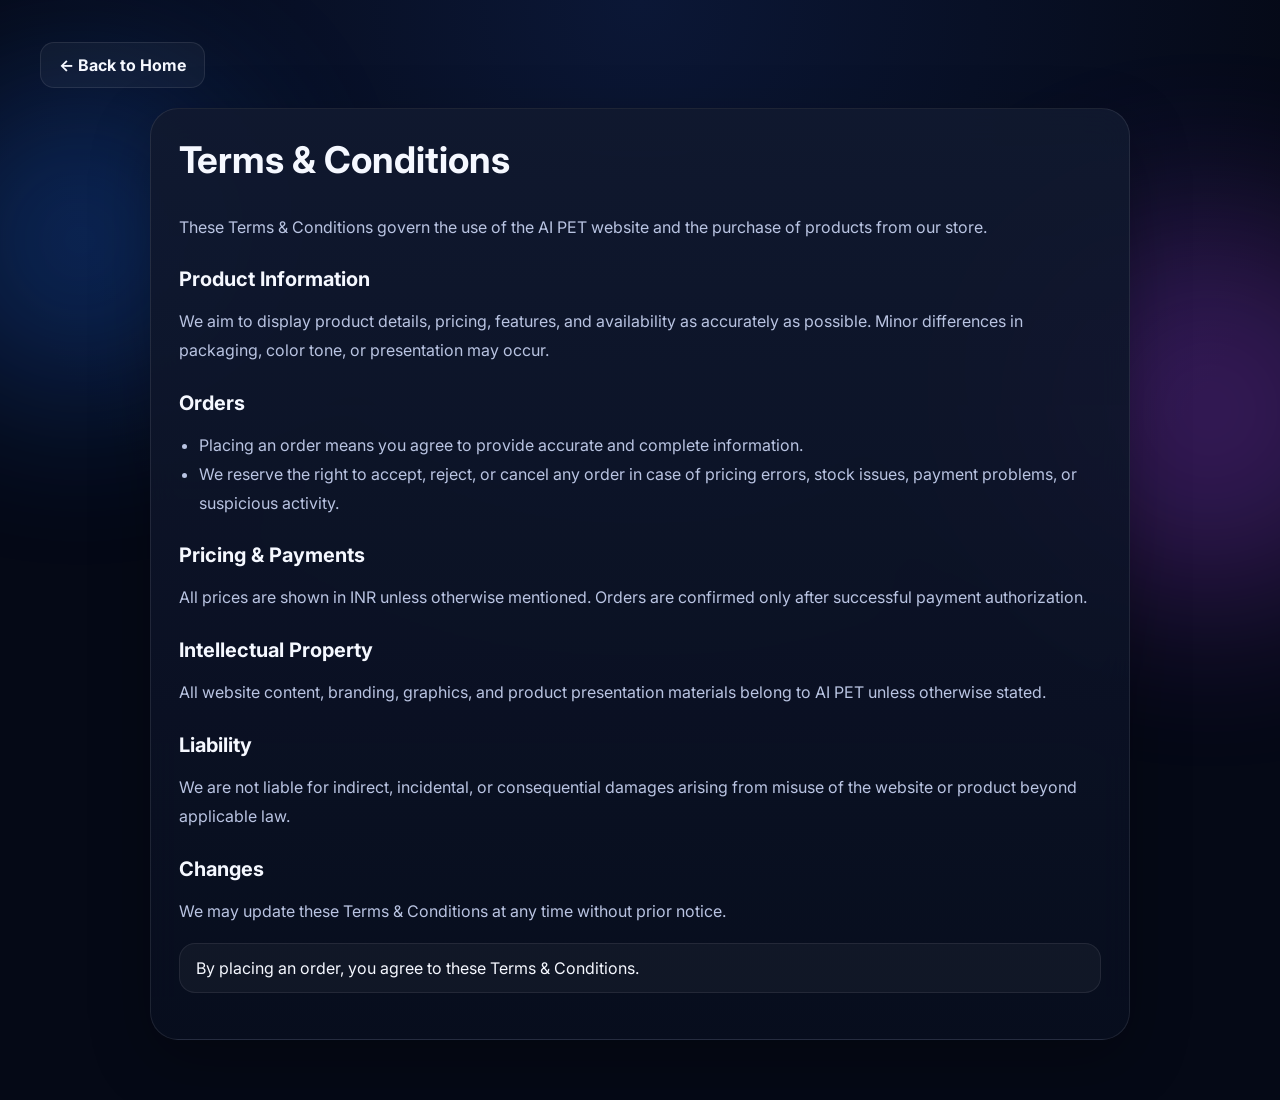
<file: terms-conditions.html>
<!DOCTYPE html>
<html lang="en">
<head>
  <meta charset="UTF-8" />
  <meta name="viewport" content="width=device-width, initial-scale=1.0" />
  <link rel="preconnect" href="https://fonts.googleapis.com">
  <link rel="preconnect" href="https://fonts.gstatic.com" crossorigin>
  <link href="https://fonts.googleapis.com/css2?family=Inter:wght@400;500;600;700;800;900&display=swap" rel="stylesheet">
  <title>Terms & Conditions — AI PET</title>
  <link rel="stylesheet" href="style.css" />
</head>
<body class="policy-page">
  <div class="orb orb-a"></div><div class="orb orb-b"></div>
  <main class="container">
    <div class="policy-topbar"><a class="policy-back" href="index.html">← Back to Home</a></div>
    <section class="glass policy-card">
<h1>Terms & Conditions</h1>
<p>These Terms & Conditions govern the use of the AI PET website and the purchase of products from our store.</p>
<h2>Product Information</h2>
<p>We aim to display product details, pricing, features, and availability as accurately as possible. Minor differences in packaging, color tone, or presentation may occur.</p>
<h2>Orders</h2>
<ul>
<li>Placing an order means you agree to provide accurate and complete information.</li>
<li>We reserve the right to accept, reject, or cancel any order in case of pricing errors, stock issues, payment problems, or suspicious activity.</li>
</ul>
<h2>Pricing & Payments</h2>
<p>All prices are shown in INR unless otherwise mentioned. Orders are confirmed only after successful payment authorization.</p>
<h2>Intellectual Property</h2>
<p>All website content, branding, graphics, and product presentation materials belong to AI PET unless otherwise stated.</p>
<h2>Liability</h2>
<p>We are not liable for indirect, incidental, or consequential damages arising from misuse of the website or product beyond applicable law.</p>
<h2>Changes</h2>
<p>We may update these Terms & Conditions at any time without prior notice.</p>
<div class="policy-note">By placing an order, you agree to these Terms & Conditions.</div>
    </section>
  </main>
</body>
</html>
</file>
<file: style.css>
:root{--bg:#050916;--card:#0a1122cc;--text:#f5f8ff;--muted:#b9c4e2;--blue:#46a1ff;--cyan:#56e0ff;--violet:#a16dff;--pink:#ff69de}
*{box-sizing:border-box}html{scroll-behavior:smooth}body{margin:0;font-family:Inter,system-ui,sans-serif;background:radial-gradient(circle at top,#0b1736 0,#050916 54%);color:var(--text);overflow-x:hidden}a{text-decoration:none;color:inherit}img{max-width:100%;display:block}
.container{width:min(1200px,calc(100% - 32px));margin:0 auto;position:relative;z-index:2}.orb{position:fixed;border-radius:50%;filter:blur(90px);opacity:.28;z-index:0}.orb-a{width:320px;height:320px;background:#1f74ff;top:80px;left:-80px}.orb-b{width:380px;height:380px;background:#b347ff;right:-120px;top:220px}.glass{background:linear-gradient(180deg,rgba(17,25,47,.92),rgba(8,14,31,.88));backdrop-filter:blur(16px);border:1px solid rgba(255,255,255,.09);box-shadow:0 20px 60px rgba(0,0,0,.28)}
.topbar{position:sticky;top:0;z-index:20;background:rgba(3,8,20,.72);backdrop-filter:blur(12px);border-bottom:1px solid rgba(255,255,255,.08)}.nav{display:flex;align-items:center;justify-content:space-between;min-height:76px;gap:16px}.logo{font-weight:900;font-size:1.55rem;display:flex;align-items:center;gap:10px}.logo-dot{display:inline-grid;place-items:center;width:30px;height:30px;border-radius:50%;background:linear-gradient(135deg,var(--blue),var(--violet));font-size:.9rem}nav{display:flex;gap:28px}nav a{color:#d4def7;font-weight:700;font-size:.98rem}
.buy-btn,.ghost-btn,.thumb-btn,.switch-btn,.mini-switch{border:none;cursor:pointer}.buy-btn{display:inline-flex;align-items:center;justify-content:center;padding:16px 26px;border-radius:18px;background:linear-gradient(90deg,var(--blue),var(--pink));color:#fff;font-weight:800;box-shadow:0 14px 30px rgba(76,112,255,.25)}.buy-btn.small{padding:12px 22px}.buy-btn.full{width:100%}.ghost-btn{display:inline-flex;align-items:center;justify-content:center;padding:16px 22px;border-radius:18px;background:rgba(255,255,255,.04);color:#e7ecff;font-weight:800;border:1px solid rgba(255,255,255,.1)}
.section-first{padding:34px 0 20px}.hero-grid{display:grid;grid-template-columns:1fr 1fr;gap:20px;align-items:stretch}.hero-copy,.hero-gallery{border-radius:28px;padding:30px;position:relative}.tag{display:inline-block;padding:10px 14px;border-radius:999px;background:rgba(255,255,255,.05);color:#d9e3ff;font-weight:800;font-size:.82rem;margin-bottom:16px;border:1px solid rgba(255,255,255,.08)}.hero-copy h1{font-size:clamp(2.5rem,5vw,4.2rem);line-height:1.02;margin:0 0 14px;max-width:11ch}.hero-copy h1 span,.section-title span{background:linear-gradient(90deg,var(--blue),var(--pink));-webkit-background-clip:text;background-clip:text;color:transparent}.lead{font-size:1.08rem;line-height:1.8;color:var(--muted);max-width:57ch}
.price-row{display:flex;align-items:center;gap:14px;flex-wrap:wrap;margin:22px 0 18px}.price-row strong{font-size:2.35rem;color:#fff}.price-row .old{color:#9aa7cc;text-decoration:line-through;font-size:1.25rem}.price-row .save{padding:8px 12px;border-radius:999px;background:rgba(255,105,222,.16);color:#ffb0ea;font-weight:800}.pill-row{display:flex;gap:12px;flex-wrap:wrap}.pill-row span{padding:10px 14px;border-radius:999px;background:rgba(255,255,255,.04);border:1px solid rgba(255,255,255,.08);font-size:.94rem;color:#dce6ff}.hero-actions{display:flex;align-items:center;gap:18px;flex-wrap:wrap;margin-top:26px}.rating{font-weight:800;color:#ffe485}.rating span{color:#dce5ff;font-weight:700;margin-left:8px}
.hero-gallery{min-height:610px;overflow:hidden}.bubble{position:absolute;top:24px;left:24px;padding:16px 18px;background:rgba(6,12,27,.85);border:1px solid rgba(255,255,255,.12);border-radius:20px 20px 20px 4px;font-weight:700;z-index:2}.gallery-panel{display:grid;grid-template-columns:104px 1fr;gap:16px;align-items:start;height:100%;padding-top:44px}.thumb-column{display:grid;gap:12px}.thumb-btn{padding:0;border-radius:18px;overflow:hidden;background:rgba(255,255,255,.04);border:2px solid transparent}.thumb-btn img{width:100%;aspect-ratio:1/1;object-fit:cover}.thumb-btn.active{border-color:#8b6bff;box-shadow:0 0 0 4px rgba(139,107,255,.18)}.main-image-wrap{display:grid;place-items:center;min-height:500px;border-radius:24px;background:rgba(255,255,255,.03);border:1px solid rgba(255,255,255,.08);padding:12px}.hero-img{width:100%;max-height:520px;object-fit:contain}
.dual-cards{display:grid;grid-template-columns:1fr 1fr;gap:20px;padding:6px 0 10px}.edition{display:grid;grid-template-columns:200px 1fr;gap:18px;border-radius:28px;padding:22px;align-items:center;transition:.2s}.edition.active{outline:2px solid rgba(153,115,255,.55);transform:translateY(-2px)}.edition img{width:100%;height:180px;object-fit:cover;border-radius:20px}.edition h3{font-size:2rem;margin:0 0 8px}.edition p{margin:0 0 14px;color:var(--muted)}.edition.blue h3{color:#67b8ff}.edition.pink h3{color:#ff7fe8}.mini-features{display:flex;gap:10px;flex-wrap:wrap;margin-bottom:16px}.mini-features span{padding:9px 12px;border-radius:999px;background:rgba(255,255,255,.04);border:1px solid rgba(255,255,255,.08);font-size:.9rem}.edition-bottom{display:flex;align-items:center;justify-content:space-between;gap:16px;flex-wrap:wrap}.edition-bottom strong{font-size:2rem;color:#c89fff}.edition-bottom a{padding:13px 18px;border-radius:16px;background:linear-gradient(90deg,#317dff,#d44aff);font-weight:800}
.section{padding:42px 0}.compact-top{padding-top:18px}.section-title{font-size:2.45rem;text-align:center;margin:0 0 10px}.section-subtitle{text-align:center;color:var(--muted);margin:0 0 24px}.edition-switcher{display:flex;justify-content:center;gap:12px}.switch-btn,.mini-switch{padding:12px 18px;border-radius:14px;background:rgba(255,255,255,.05);color:#dbe4fb;font-weight:800;border:1px solid rgba(255,255,255,.08)}.switch-btn.active,.mini-switch.active{background:linear-gradient(90deg,var(--blue),var(--pink));color:#fff}
.feature-grid{display:grid;gap:16px}.feature-grid.six{grid-template-columns:repeat(3,1fr)}.feature-card{border-radius:22px;padding:22px;min-height:150px}.feature-card h3{margin:0 0 10px;font-size:1.18rem}.feature-card p{margin:0;color:var(--muted);line-height:1.65}.warning-grid{display:grid;grid-template-columns:repeat(4,1fr);gap:14px}.warning-card{border-radius:20px;padding:18px;color:#f6dde9;line-height:1.65}.not-title{margin-top:26px}
.info-layout{display:grid;grid-template-columns:1.25fr .75fr;gap:18px}.box-card,.side-card,.review-card,.faq-card,.cta,.form-panel,.summary-card,.ship-card,.secure-card,.steps,.success-panel,.inner-card{border-radius:28px;padding:24px}.box-card h2,.faq-card h2,.form-panel h1,.summary-card h2,.success-panel h1{margin-top:0}.box-grid{display:grid;grid-template-columns:.8fr 1.2fr;gap:18px}.box-list ul,.secure-card ul{margin:0;padding-left:22px;color:#eaf0ff;line-height:2}.box-items{display:grid;grid-template-columns:repeat(4,1fr);gap:12px;align-items:stretch}.box-items img{border-radius:18px;background:rgba(255,255,255,.04);border:1px solid rgba(255,255,255,.08);min-height:120px;height:140px;object-fit:cover}.side-stack{display:grid;gap:18px}.side-card h3{margin:0 0 10px}.side-card p{margin:0;color:var(--muted);line-height:1.7}
.review-layout{display:grid;grid-template-columns:1.05fr .95fr;gap:18px}.review-grid{display:grid;grid-template-columns:repeat(3,1fr);gap:16px}.review-card{min-height:220px}.review-card p{color:var(--muted);line-height:1.7}.review-card strong{display:block;margin-top:18px}.review-card span{color:#98a3c7;font-size:.92rem}.stars{color:#c18cff;font-weight:900;letter-spacing:1px;margin-bottom:12px}.faq-card details{padding:18px 0;border-bottom:1px solid rgba(255,255,255,.08)}.faq-card summary{cursor:pointer;font-weight:800}.faq-card p{color:var(--muted);line-height:1.7;margin:12px 0 0}
.cta{display:flex;align-items:center;justify-content:space-between;gap:22px}.cta-left{display:flex;align-items:center;gap:18px}.cta-left img{width:140px;height:140px;object-fit:cover;border-radius:22px}.cta-left h2{margin:0 0 8px;font-size:2.2rem}.cta-left p{margin:0 0 16px;color:var(--muted)}.cta-right{min-width:330px}.footer{padding:26px 0 50px}.footer-grid{display:grid;grid-template-columns:1.3fr .8fr .8fr .8fr;gap:18px}.footer p,.footer a{color:#b6bfd8}.footer h4{margin:0 0 14px}.footer div{display:grid;gap:10px;align-content:start}
.checkout-page{min-height:100vh}.checkout-wrap,.success-wrap{padding:34px 0 50px}.steps{display:grid;grid-template-columns:repeat(3,1fr);gap:12px;margin-bottom:18px}.step{padding:16px 18px;border-radius:18px;background:rgba(255,255,255,.03);font-weight:800;color:#bfc7e1}.step span{display:block;font-size:.92rem;color:#dfe5fb;margin-top:6px;font-weight:600}.step.done,.step.active{background:linear-gradient(90deg,rgba(60,165,255,.18),rgba(159,92,255,.18));border:1px solid rgba(255,255,255,.08)}.checkout-grid{display:grid;grid-template-columns:1.15fr .85fr;gap:18px}.form-panel p{color:var(--muted);margin-top:-4px}.checkout-form{display:grid;gap:14px}.checkout-form label{display:grid;gap:8px;font-weight:700;color:#eaf0ff}.checkout-form input{width:100%;padding:16px 18px;border-radius:16px;border:1px solid rgba(255,255,255,.1);background:rgba(255,255,255,.04);color:#fff}.two,.three{display:grid;gap:14px}.two{grid-template-columns:1fr 1fr}.three{grid-template-columns:1fr 1fr 1fr}.check-note{display:flex;gap:10px;align-items:center;color:#cad3ef}.edition-mini-selector{display:flex;gap:10px;flex-wrap:wrap}.pay-options{display:grid;gap:12px}.pay{display:flex;justify-content:space-between;align-items:center;padding:18px;border-radius:18px;border:1px solid rgba(255,255,255,.08);background:rgba(255,255,255,.03);font-weight:800}.pay span{color:#cfd7ef;font-weight:600}.pay.active{outline:2px solid rgba(159,92,255,.55)}.action-row{display:flex;gap:14px;justify-content:space-between;margin-top:8px}.side-column{display:grid;gap:18px}.summary-item{display:grid;grid-template-columns:88px 1fr auto;gap:14px;align-items:center}.summary-item img{width:88px;height:88px;object-fit:cover;border-radius:18px}.summary-item p{margin:4px 0 0;color:var(--muted)}.totals{display:grid;gap:12px;margin-top:18px}.totals div{display:flex;justify-content:space-between;color:#e9efff}.totals .grand{padding-top:14px;border-top:1px solid rgba(255,255,255,.09);font-size:1.2rem}.secure-card ul{line-height:1.9}
.success-hero{display:flex;align-items:center;gap:18px;margin-bottom:18px}.success-mark{width:96px;height:96px;border-radius:50%;display:grid;place-items:center;background:linear-gradient(135deg,var(--blue),var(--violet));font-size:2.5rem;font-weight:900}.success-hero p{color:var(--muted);line-height:1.7}.order-meta{display:grid;grid-template-columns:repeat(4,1fr);gap:14px;margin:20px 0}.order-meta div{padding:18px;border-radius:18px;background:rgba(255,255,255,.03);border:1px solid rgba(255,255,255,.08)}.order-meta span{display:block;color:#9aa7cc;margin-bottom:8px}.confirm-grid{display:grid;grid-template-columns:1.1fr .9fr;gap:18px}.inner-card{background:rgba(255,255,255,.03)}.success-actions{display:flex;gap:14px;justify-content:flex-start;margin-top:22px}
@media (max-width:1100px){.hero-grid,.checkout-grid,.info-layout,.review-layout,.confirm-grid{grid-template-columns:1fr}.warning-grid,.review-grid,.footer-grid,.dual-cards{grid-template-columns:1fr 1fr}.feature-grid.six{grid-template-columns:1fr 1fr}.hero-copy h1{max-width:none}.cta{flex-direction:column;align-items:flex-start}.cta-right{min-width:unset;width:100%}.box-grid{grid-template-columns:1fr}.box-items{grid-template-columns:repeat(2,1fr)}}
@media (max-width:760px){nav{display:none}.container{width:min(100% - 20px,1240px)}.hero-copy,.hero-gallery,.edition,.feature-card,.warning-card,.box-card,.faq-card,.review-card,.form-panel,.summary-card,.ship-card,.secure-card,.success-panel{padding:18px}.warning-grid,.review-grid,.footer-grid,.dual-cards,.two,.three,.steps{grid-template-columns:1fr}.feature-grid.six{grid-template-columns:1fr}.edition{grid-template-columns:1fr}.edition img{height:220px}.gallery-panel{grid-template-columns:1fr;gap:14px;padding-top:42px}.thumb-column{grid-template-columns:repeat(6,1fr);display:grid}.thumb-btn img{aspect-ratio:1/1}.main-image-wrap{min-height:320px}.hero-img{max-height:340px}.box-items{grid-template-columns:1fr 1fr}.summary-item{grid-template-columns:70px 1fr}.summary-item b{grid-column:2}.order-meta{grid-template-columns:1fr 1fr}.success-hero{align-items:flex-start;flex-direction:column}.cta-left{flex-direction:column;align-items:flex-start}.action-row,.success-actions{flex-direction:column}.buy-btn,.ghost-btn{width:100%}}

.box-item{text-align:center}.box-item p{margin:10px 0 0;color:#eaf0ff;font-weight:700;font-size:14px}#boxEditionTitle{color:#8ec5ff;font-size:18px;margin-left:8px}


.smart-header{margin-bottom:24px}.smart-kicker{display:inline-block;margin:0 auto 14px;padding:10px 14px;border-radius:999px;background:rgba(255,255,255,.05);border:1px solid rgba(255,255,255,.08);color:#d7e2ff;font-weight:800;font-size:.82rem;letter-spacing:.06em}.smart-cards .smart-card{min-height:230px;display:flex;flex-direction:column;align-items:flex-start;justify-content:flex-start}.feature-icon{width:58px;height:58px;border-radius:18px;display:grid;place-items:center;font-size:1.6rem;font-weight:900;margin-bottom:18px;color:#fff;border:1px solid rgba(255,255,255,.08);box-shadow:0 14px 30px rgba(0,0,0,.22)}.feature-chat{background:linear-gradient(135deg,#4aa8ff,#6be7ff)}.feature-gemini{background:linear-gradient(135deg,#7c8bff,#c07cff)}.feature-phone{background:linear-gradient(135deg,#53d5ff,#499dff)}.feature-voice{background:linear-gradient(135deg,#4d74ff,#6cceff)}.feature-alarm{background:linear-gradient(135deg,#ff7fab,#ffb86b)}.feature-ai{background:linear-gradient(135deg,#8b6dff,#ff75e6)}.smart-card h3{margin:0 0 10px;font-size:1.22rem}.smart-card p{margin:0;color:var(--muted);line-height:1.7}#boxEditionTitle{display:inline-block;padding:6px 10px;border-radius:999px;background:rgba(88,165,255,.12);border:1px solid rgba(88,165,255,.25);vertical-align:middle}
.payment-note{margin:8px 0 0;color:#bfc9ea;line-height:1.7}.payment-status{min-height:24px;margin:6px 0 0;font-weight:700;color:#aee3ff}.payment-status.error{color:#ff98b8}.payment-status.success{color:#99ffd3}

.checkout-legal{margin:12px 0 8px;color:#bfc9e9;line-height:1.7;font-size:.95rem}.checkout-legal a,.checkout-policy-links a{color:#8ec5ff}.checkout-policy-links{display:flex;flex-wrap:wrap;gap:12px 16px;margin-top:8px;padding-top:10px;border-top:1px solid rgba(255,255,255,.08)}.policy-page main{padding:42px 0 60px}.policy-card{max-width:980px;margin:0 auto;border-radius:28px;padding:28px}.policy-card h1{margin-top:0;font-size:2.3rem}.policy-card h2{margin:26px 0 12px;font-size:1.25rem}.policy-card p,.policy-card li{color:var(--muted);line-height:1.8}.policy-card ul{padding-left:20px}.policy-note{padding:14px 16px;border-radius:16px;background:rgba(255,255,255,.04);border:1px solid rgba(255,255,255,.08);margin:18px 0}.policy-topbar{margin-bottom:20px}.policy-back{display:inline-flex;align-items:center;gap:8px;padding:12px 18px;border-radius:14px;background:rgba(255,255,255,.04);border:1px solid rgba(255,255,255,.09);font-weight:700}.contact-list{display:grid;gap:14px}.contact-item{padding:18px;border-radius:18px;background:rgba(255,255,255,.04);border:1px solid rgba(255,255,255,.08)}
</file>
